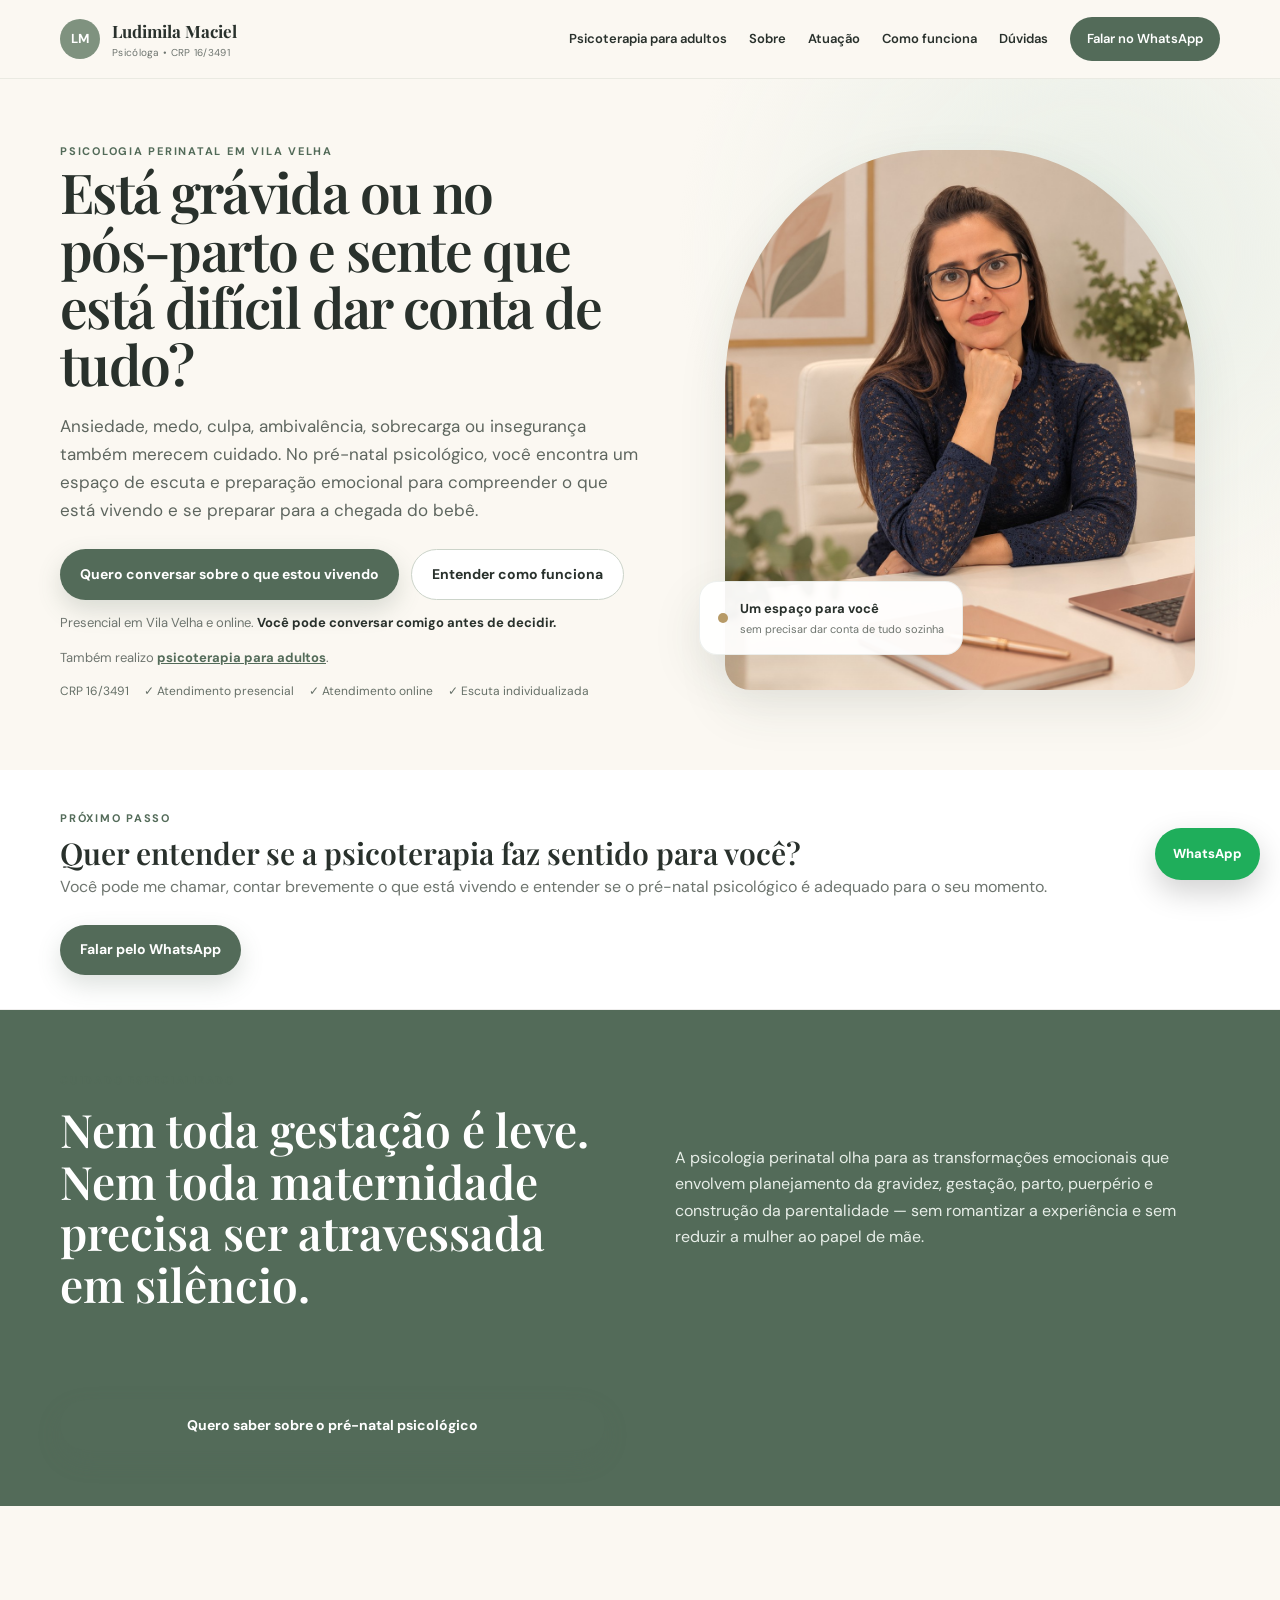
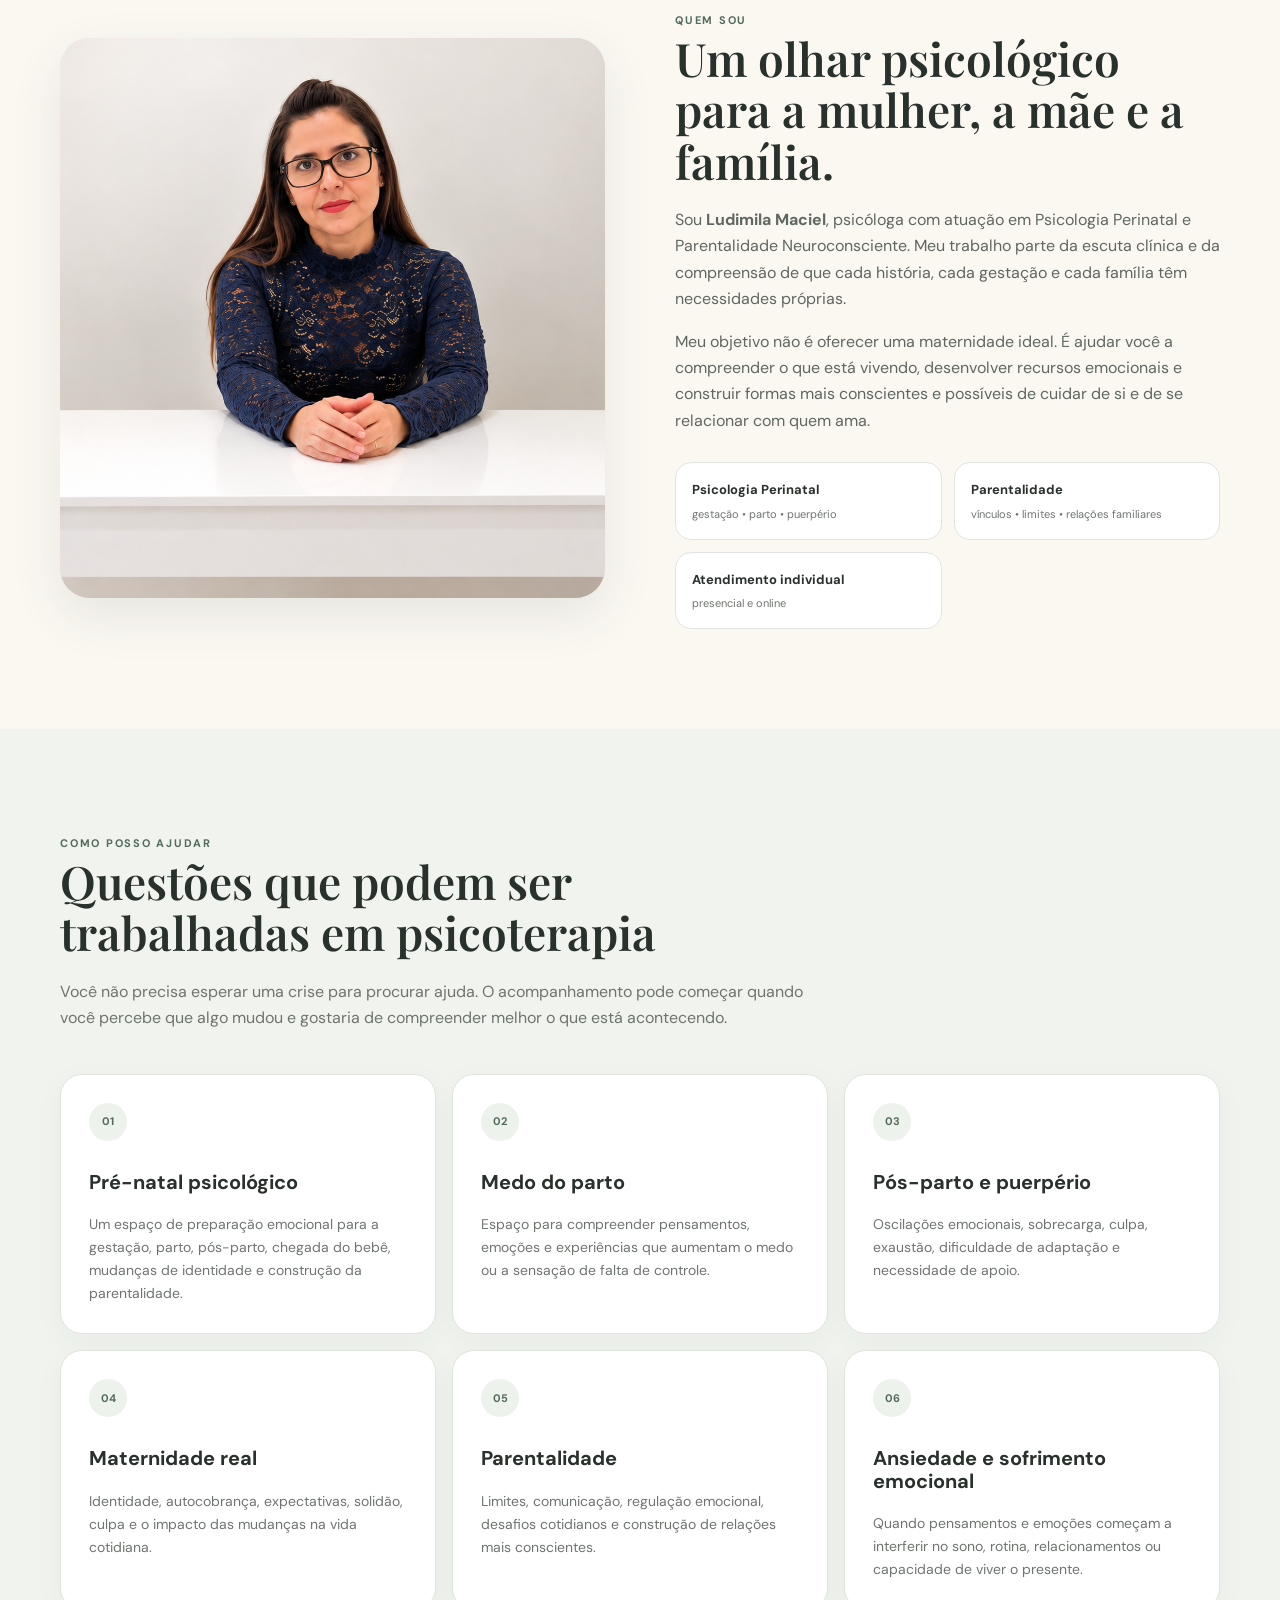
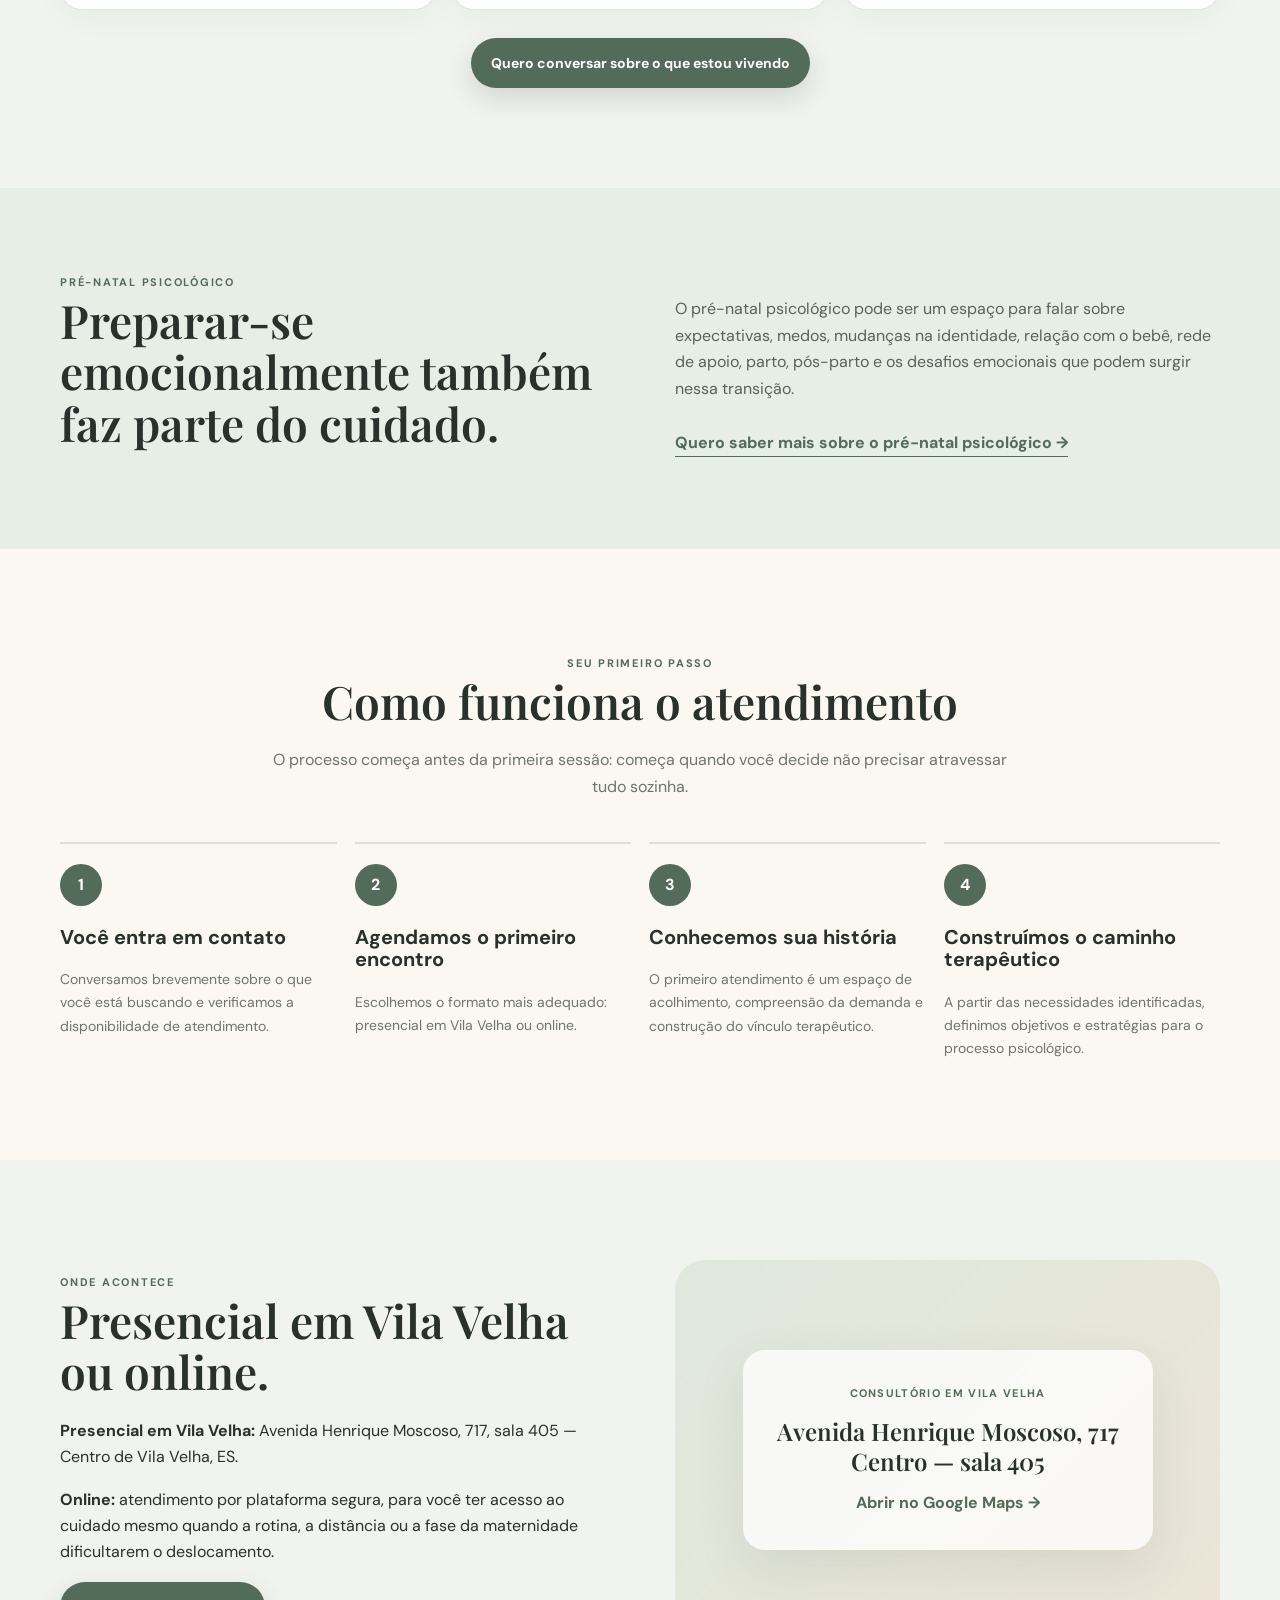
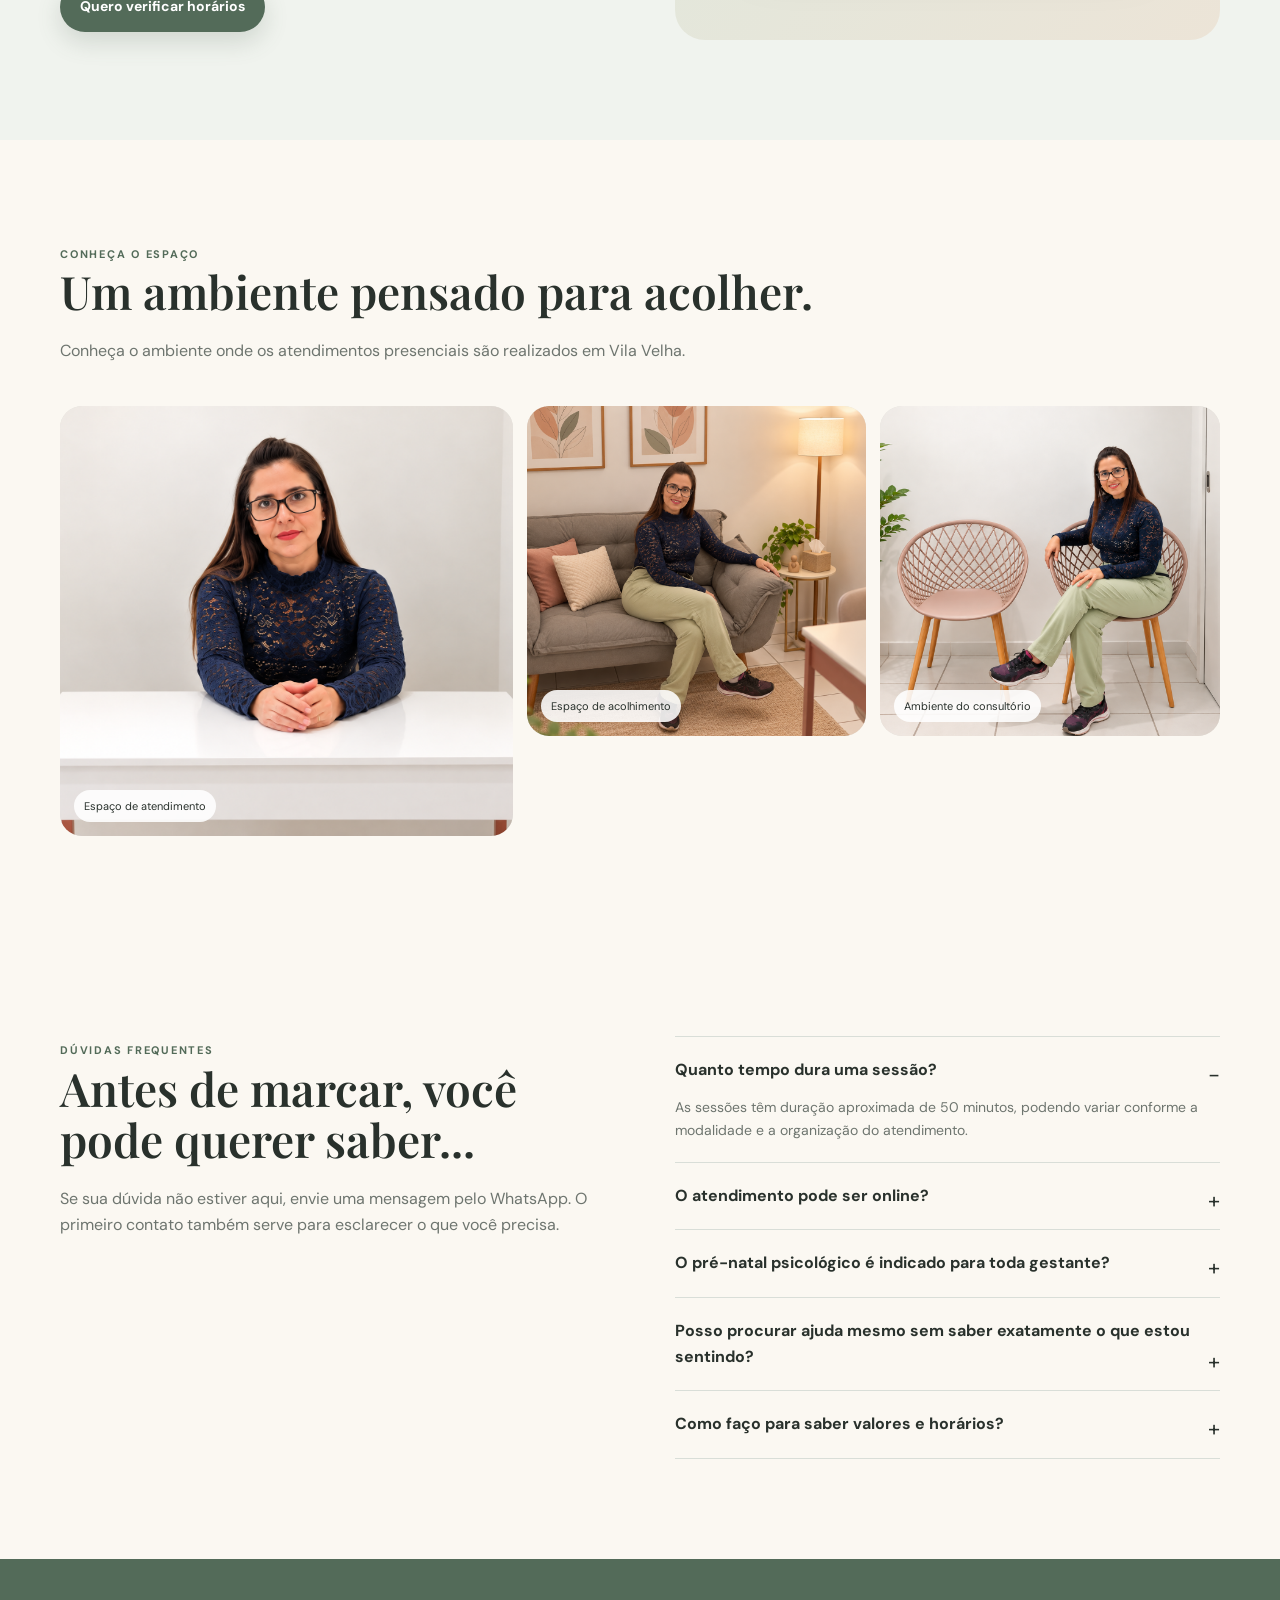
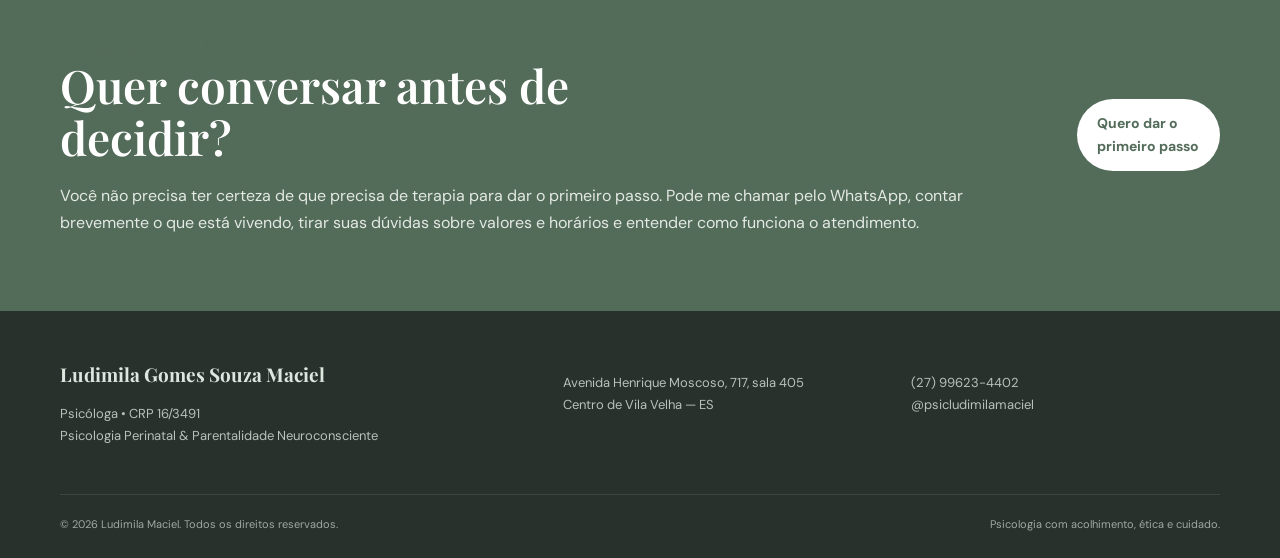
<file: index.html>
<!doctype html>
<html lang="pt-BR">
<head>
  <meta charset="utf-8">
  <meta name="viewport" content="width=device-width, initial-scale=1">
  <title>Psicóloga Perinatal em Vila Velha para Gestantes e Pós-parto | Ludimila Maciel</title>
  <meta name="description" content="Psicóloga perinatal em Vila Velha para gestantes e mulheres no pós-parto. Atendimento presencial no Centro e online. Fale pelo WhatsApp para tirar dúvidas e verificar horários.">
  <meta name="theme-color" content="#7f927f">
  <link rel="canonical" href="https://ludimila-perinatal.vercel.app/">
  <link rel="preconnect" href="https://fonts.googleapis.com">
  <link rel="preconnect" href="https://fonts.gstatic.com" crossorigin>
  <link href="https://fonts.googleapis.com/css2?family=DM+Sans:wght@400;500;600;700&family=Playfair+Display:wght@500;600&display=swap" rel="stylesheet">
  <link rel="stylesheet" href="estilos.css">
  <script type="application/ld+json">
  {
    "@context":"https://schema.org",
    "@type":"Psychologist",
    "name":"Ludimila Gomes Souza Maciel",
    "url":"https://ludimila-perinatal.vercel.app/",
    "telephone":"+55 27 99623-4402",
    "address":{
      "@type":"PostalAddress",
      "streetAddress":"Avenida Henrique Moscoso, 717, sala 405",
      "addressLocality":"Vila Velha",
      "addressRegion":"ES",
      "postalCode":"29101-020",
      "addressCountry":"BR"
    },
    "areaServed":"Vila Velha, Espírito Santo",
    "sameAs":["https://www.instagram.com/psicludimilamaciel/"]
  }
  </script>
</head>
<body>
  <header class="site-header">
    <div class="container nav">
      <a class="brand" href="#inicio" aria-label="Ludimila Maciel - início">
        <span class="brand-mark">LM</span>
        <span><strong>Ludimila Maciel</strong><small>Psicóloga • CRP 16/3491</small></span>
      </a>
      <nav class="desktop-nav" aria-label="Navegação principal">
        <a href="psicoterapia-adultos.html">Psicoterapia para adultos</a>
        <a href="#sobre">Sobre</a>
        <a href="#atuacao">Atuação</a>
        <a href="#como-funciona">Como funciona</a>
        <a href="#duvidas">Dúvidas</a>
        <a class="nav-cta" href="https://wa.me/5527996234402?text=Ol%C3%A1%2C%20Ludimila.%20Vi%20seu%20site%20e%20gostaria%20de%20saber%20mais%20sobre%20o%20atendimento." target="_blank" rel="noopener">Falar no WhatsApp</a>
      </nav>
      <a class="mobile-cta" href="https://wa.me/5527996234402?text=Ol%C3%A1%2C%20Ludimila.%20Vi%20seu%20site%20e%20gostaria%20de%20saber%20mais%20sobre%20o%20atendimento." target="_blank" rel="noopener" aria-label="Falar pelo WhatsApp">WhatsApp</a>
    </div>
  </header>

  <main>
    <section id="inicio" class="hero">
      <div class="container hero-grid">
        <div class="hero-copy">
          <span class="eyebrow">Psicologia Perinatal em Vila Velha</span>
          <h1>Está grávida ou no pós‑parto e sente que está difícil dar conta de tudo?</h1>
          <p class="hero-text">Ansiedade, medo, culpa, ambivalência, sobrecarga ou insegurança também merecem cuidado. No pré-natal psicológico, você encontra um espaço de escuta e preparação emocional para compreender o que está vivendo e se preparar para a chegada do bebê.</p>
          <div class="hero-actions">
            <a class="btn btn-primary" href="https://wa.me/5527996234402?text=Ol%C3%A1%2C%20Ludimila.%20Vi%20seu%20site%20e%20gostaria%20de%20conversar%20sobre%20o%20meu%20momento." target="_blank" rel="noopener">Quero conversar sobre o que estou vivendo</a>
            <a class="btn btn-secondary" href="#como-funciona">Entender como funciona</a>
          </div>
          <p class="cta-note">Presencial em Vila Velha e online. <strong>Você pode conversar comigo antes de decidir.</strong></p>
          <p class="cta-note">Também realizo <a href="psicoterapia-adultos.html" style="color:var(--sage-dark);font-weight:700;text-decoration:underline;">psicoterapia para adultos</a>.</p>
          <div class="trust-row">
            <span>CRP 16/3491</span>
            <span>✓ Atendimento presencial</span>
            <span>✓ Atendimento online</span>
            <span>✓ Escuta individualizada</span>
          </div>
        </div>
        <div class="hero-visual">
          <div class="photo-frame">
            <img src="foto-ludimila.jpg" alt="Ludimila Maciel, psicóloga" onerror="this.style.display='none'; this.parentElement.classList.add('photo-placeholder')">
            <div class="photo-fallback"><span>Foto profissional</span><small>Foto profissional</small></div>
          </div>
          <div class="floating-card">
            <span class="dot"></span>
            <div><strong>Um espaço para você</strong><small>sem precisar dar conta de tudo sozinha</small></div>
          </div>
        </div>
      </div>
    </section>

    <section class="section conversion-strip" style="padding:34px 0;background:var(--white);border-bottom:1px solid rgba(94,81,72,.10);">
      <div class="container" style="display:flex;align-items:center;justify-content:space-between;gap:24px;flex-wrap:wrap;">
        <div>
          <span class="section-kicker">Próximo passo</span>
          <h2 style="margin:6px 0 4px;font-size:30px;">Quer entender se a psicoterapia faz sentido para você?</h2>
          <p style="margin:0;color:var(--muted);">Você pode me chamar, contar brevemente o que está vivendo e entender se o pré-natal psicológico é adequado para o seu momento.</p>
        </div>
        <a class="btn btn-primary" href="https://wa.me/5527996234402?text=Ol%C3%A1%2C%20Ludimila.%20Vi%20seu%20site%20e%20gostaria%20de%20conversar%20sobre%20o%20que%20estou%20vivendo%20e%20saber%20como%20funciona%20o%20atendimento." target="_blank" rel="noopener">Falar pelo WhatsApp</a>
      </div>
    </section>

    <section class="intro-strip">
      <div class="container intro-grid">
        <div><span class="section-kicker">Cuidado especializado</span><h2>Nem toda gestação é leve. Nem toda maternidade precisa ser atravessada em silêncio.</h2></div>
        <p>A psicologia perinatal olha para as transformações emocionais que envolvem planejamento da gravidez, gestação, parto, puerpério e construção da parentalidade — sem romantizar a experiência e sem reduzir a mulher ao papel de mãe.</p>
        <a class="btn btn-primary" href="https://wa.me/5527996234402?text=Ol%C3%A1%2C%20Ludimila.%20Estou%20gr%C3%A1vida%20e%20gostaria%20de%20saber%20como%20funciona%20o%20pr%C3%A9-natal%20psicol%C3%B3gico." target="_blank" rel="noopener">Quero saber sobre o pré-natal psicológico</a>
      </div>
    </section>

    <section id="sobre" class="section">
      <div class="container about-grid">
        <div class="image-card">
          <img src="assets/foto-consultorio-1.png" alt="Consultório de Ludimila Maciel" onerror="this.style.display='none'; this.parentElement.classList.add('photo-placeholder')">
          <div class="photo-fallback"><span>Foto do consultório</span><small>Imagem do consultório</small></div>
        </div>
        <div>
          <span class="section-kicker">Quem sou</span>
          <h2>Um olhar psicológico para a mulher, a mãe e a família.</h2>
          <p>Sou <strong>Ludimila Maciel</strong>, psicóloga com atuação em Psicologia Perinatal e Parentalidade Neuroconsciente. Meu trabalho parte da escuta clínica e da compreensão de que cada história, cada gestação e cada família têm necessidades próprias.</p>
          <p>Meu objetivo não é oferecer uma maternidade ideal. É ajudar você a compreender o que está vivendo, desenvolver recursos emocionais e construir formas mais conscientes e possíveis de cuidar de si e de se relacionar com quem ama.</p>
          <div class="credentials">
            <div><strong>Psicologia Perinatal</strong><span>gestação • parto • puerpério</span></div>
            <div><strong>Parentalidade</strong><span>vínculos • limites • relações familiares</span></div>
            <div><strong>Atendimento individual</strong><span>presencial e online</span></div>
          </div>
        </div>
      </div>
    </section>

    <section id="atuacao" class="section section-soft">
      <div class="container">
        <div class="section-heading">
          <span class="section-kicker">Como posso ajudar</span>
          <h2>Questões que podem ser trabalhadas em psicoterapia</h2>
          <p>Você não precisa esperar uma crise para procurar ajuda. O acompanhamento pode começar quando você percebe que algo mudou e gostaria de compreender melhor o que está acontecendo.</p>
        </div>
        <div class="cards">
          <article class="card"><span class="icon">01</span><h3>Pré-natal psicológico</h3><p>Um espaço de preparação emocional para a gestação, parto, pós-parto, chegada do bebê, mudanças de identidade e construção da parentalidade.</p></article>
          <article class="card"><span class="icon">02</span><h3>Medo do parto</h3><p>Espaço para compreender pensamentos, emoções e experiências que aumentam o medo ou a sensação de falta de controle.</p></article>
          <article class="card"><span class="icon">03</span><h3>Pós-parto e puerpério</h3><p>Oscilações emocionais, sobrecarga, culpa, exaustão, dificuldade de adaptação e necessidade de apoio.</p></article>
          <article class="card"><span class="icon">04</span><h3>Maternidade real</h3><p>Identidade, autocobrança, expectativas, solidão, culpa e o impacto das mudanças na vida cotidiana.</p></article>
          <article class="card"><span class="icon">05</span><h3>Parentalidade</h3><p>Limites, comunicação, regulação emocional, desafios cotidianos e construção de relações mais conscientes.</p></article>
          <article class="card"><span class="icon">06</span><h3>Ansiedade e sofrimento emocional</h3><p>Quando pensamentos e emoções começam a interferir no sono, rotina, relacionamentos ou capacidade de viver o presente.</p></article>
        </div>
        <div style="text-align:center;margin-top:28px;">
          <a class="btn btn-primary" href="https://wa.me/5527996234402?text=Ol%C3%A1%2C%20Ludimila.%20Me%20identifiquei%20com%20algumas%20quest%C3%B5es%20do%20seu%20site%20e%20gostaria%20de%20conversar." target="_blank" rel="noopener">Quero conversar sobre o que estou vivendo</a>
        </div>
      </div>
    </section>

    <section class="section highlight">
      <div class="container highlight-grid">
        <div>
          <span class="section-kicker">Pré-natal psicológico</span>
          <h2>Preparar-se emocionalmente também faz parte do cuidado.</h2>
        </div>
        <div>
          <p>O pré-natal psicológico pode ser um espaço para falar sobre expectativas, medos, mudanças na identidade, relação com o bebê, rede de apoio, parto, pós-parto e os desafios emocionais que podem surgir nessa transição.</p>
          <a class="text-link" href="https://wa.me/5527996234402?text=Ol%C3%A1%2C%20gostaria%20de%20saber%20como%20funciona%20o%20pr%C3%A9-natal%20psicol%C3%B3gico." target="_blank" rel="noopener">Quero saber mais sobre o pré-natal psicológico →</a>
        </div>
      </div>
    </section>

    <section id="como-funciona" class="section">
      <div class="container">
        <div class="section-heading center">
          <span class="section-kicker">Seu primeiro passo</span>
          <h2>Como funciona o atendimento</h2>
          <p>O processo começa antes da primeira sessão: começa quando você decide não precisar atravessar tudo sozinha.</p>
        </div>
        <div class="steps">
          <div class="step"><span>1</span><div><h3>Você entra em contato</h3><p>Conversamos brevemente sobre o que você está buscando e verificamos a disponibilidade de atendimento.</p></div></div>
          <div class="step"><span>2</span><div><h3>Agendamos o primeiro encontro</h3><p>Escolhemos o formato mais adequado: presencial em Vila Velha ou online.</p></div></div>
          <div class="step"><span>3</span><div><h3>Conhecemos sua história</h3><p>O primeiro atendimento é um espaço de acolhimento, compreensão da demanda e construção do vínculo terapêutico.</p></div></div>
          <div class="step"><span>4</span><div><h3>Construímos o caminho terapêutico</h3><p>A partir das necessidades identificadas, definimos objetivos e estratégias para o processo psicológico.</p></div></div>
        </div>
      </div>
    </section>

    <section class="section section-soft">
      <div class="container two-col">
        <div>
          <span class="section-kicker">Onde acontece</span>
          <h2>Presencial em Vila Velha ou online.</h2>
          <p><strong>Presencial em Vila Velha:</strong> Avenida Henrique Moscoso, 717, sala 405 — Centro de Vila Velha, ES.</p>
          <p><strong>Online:</strong> atendimento por plataforma segura, para você ter acesso ao cuidado mesmo quando a rotina, a distância ou a fase da maternidade dificultarem o deslocamento.</p>
          <a class="btn btn-primary" href="https://wa.me/5527996234402?text=Ol%C3%A1%2C%20Ludimila.%20Gostaria%20de%20ver%20os%20hor%C3%A1rios%20dispon%C3%ADveis%20para%20atendimento." target="_blank" rel="noopener">Quero verificar horários</a>
        </div>
        <div class="map-card">
          <div class="map-placeholder">
            <span>Consultório em Vila Velha</span>
            <strong>Avenida Henrique Moscoso, 717<br>Centro — sala 405</strong>
            <a href="https://www.google.com/maps/search/?api=1&query=Avenida+Henrique+Moscoso+717+Vila+Velha+ES" target="_blank" rel="noopener">Abrir no Google Maps →</a>
          </div>
        </div>
      </div>
    </section>

    <section class="section gallery-section">
      <div class="container">
        <div class="section-heading">
          <span class="section-kicker">Conheça o espaço</span>
          <h2>Um ambiente pensado para acolher.</h2>
          <p>Conheça o ambiente onde os atendimentos presenciais são realizados em Vila Velha.</p>
        </div>
        <div class="gallery">
          <div><img src="assets/foto-consultorio-1.png" alt="Ludimila Maciel no consultório"><span>Espaço de atendimento</span></div>
          <div><img src="assets/foto-consultorio-2.png" alt="Cadeiras do consultório de Ludimila Maciel"><span>Espaço de acolhimento</span></div>
          <div><img src="assets/foto-consultorio-3.png" alt="Sofá do consultório de Ludimila Maciel"><span>Ambiente do consultório</span></div>
        </div>
      </div>
    </section>

    <section id="duvidas" class="section">
      <div class="container faq-grid">
        <div>
          <span class="section-kicker">Dúvidas frequentes</span>
          <h2>Antes de marcar, você pode querer saber...</h2>
          <p class="muted">Se sua dúvida não estiver aqui, envie uma mensagem pelo WhatsApp. O primeiro contato também serve para esclarecer o que você precisa.</p>
        </div>
        <div class="faq">
          <details open><summary>Quanto tempo dura uma sessão?</summary><p>As sessões têm duração aproximada de 50 minutos, podendo variar conforme a modalidade e a organização do atendimento.</p></details>
          <details><summary>O atendimento pode ser online?</summary><p>Sim. Há possibilidade de atendimento online, conforme disponibilidade e adequação ao caso.</p></details>
          <details><summary>O pré-natal psicológico é indicado para toda gestante?</summary><p>O pré-natal psicológico pode ser adequado para diferentes necessidades da gestação. No primeiro contato, conversamos sobre o seu momento para entender se essa modalidade é a mais indicada. Quando existe uma demanda clínica que requer psicoterapia, essa necessidade também é avaliada.</p></details>
          <details><summary>Posso procurar ajuda mesmo sem saber exatamente o que estou sentindo?</summary><p>Sim. Muitas pessoas chegam justamente com a sensação de que algo não está bem, mas ainda não conseguem nomear o que precisam. A primeira conversa pode ajudar a organizar essa demanda.</p></details>
          <details><summary>Como faço para saber valores e horários?</summary><p>Você pode me chamar pelo WhatsApp. No primeiro contato, conversamos brevemente sobre o que você está buscando, explico como funciona o atendimento e informo os valores e horários disponíveis.</p></details>
        </div>
      </div>
    </section>

    <section class="final-cta">
      <div class="container final-cta-inner">
        <div><span class="section-kicker">Se você chegou até aqui...</span><h2>Quer conversar antes de decidir?</h2><p>Você não precisa ter certeza de que precisa de terapia para dar o primeiro passo. Pode me chamar pelo WhatsApp, contar brevemente o que está vivendo, tirar suas dúvidas sobre valores e horários e entender como funciona o atendimento.</p></div>
        <a class="btn btn-light" href="https://wa.me/5527996234402?text=Ol%C3%A1%2C%20Ludimila.%20Vi%20seu%20site%20e%20gostaria%20de%20conversar%20sobre%20o%20atendimento." target="_blank" rel="noopener">Quero dar o primeiro passo</a>
      </div>
    </section>
  </main>

  <footer class="footer">
    <div class="container footer-grid">
      <div><strong>Ludimila Gomes Souza Maciel</strong><p>Psicóloga • CRP 16/3491<br>Psicologia Perinatal & Parentalidade Neuroconsciente</p></div>
      <div><p>Avenida Henrique Moscoso, 717, sala 405<br>Centro de Vila Velha — ES</p></div>
      <div><p><a href="https://wa.me/5527996234402?text=Ol%C3%A1%2C%20Ludimila.%20Vi%20seu%20site%20e%20gostaria%20de%20saber%20mais%20sobre%20o%20atendimento." target="_blank" rel="noopener">(27) 99623-4402</a><br><a href="https://www.instagram.com/psicludimilamaciel/" target="_blank" rel="noopener">@psicludimilamaciel</a></p></div>
    </div>
    <div class="container footer-bottom"><span>© 2026 Ludimila Maciel. Todos os direitos reservados.</span><span>Psicologia com acolhimento, ética e cuidado.</span></div>
  </footer>

  <a class="floating-whatsapp" href="https://wa.me/5527996234402?text=Ol%C3%A1%2C%20Ludimila.%20Vi%20seu%20site%20e%20gostaria%20de%20conversar%20sobre%20o%20meu%20momento." target="_blank" rel="noopener" aria-label="Abrir WhatsApp">WhatsApp</a>
  <script src="script.js"></script>
</body>
</html>
</file>
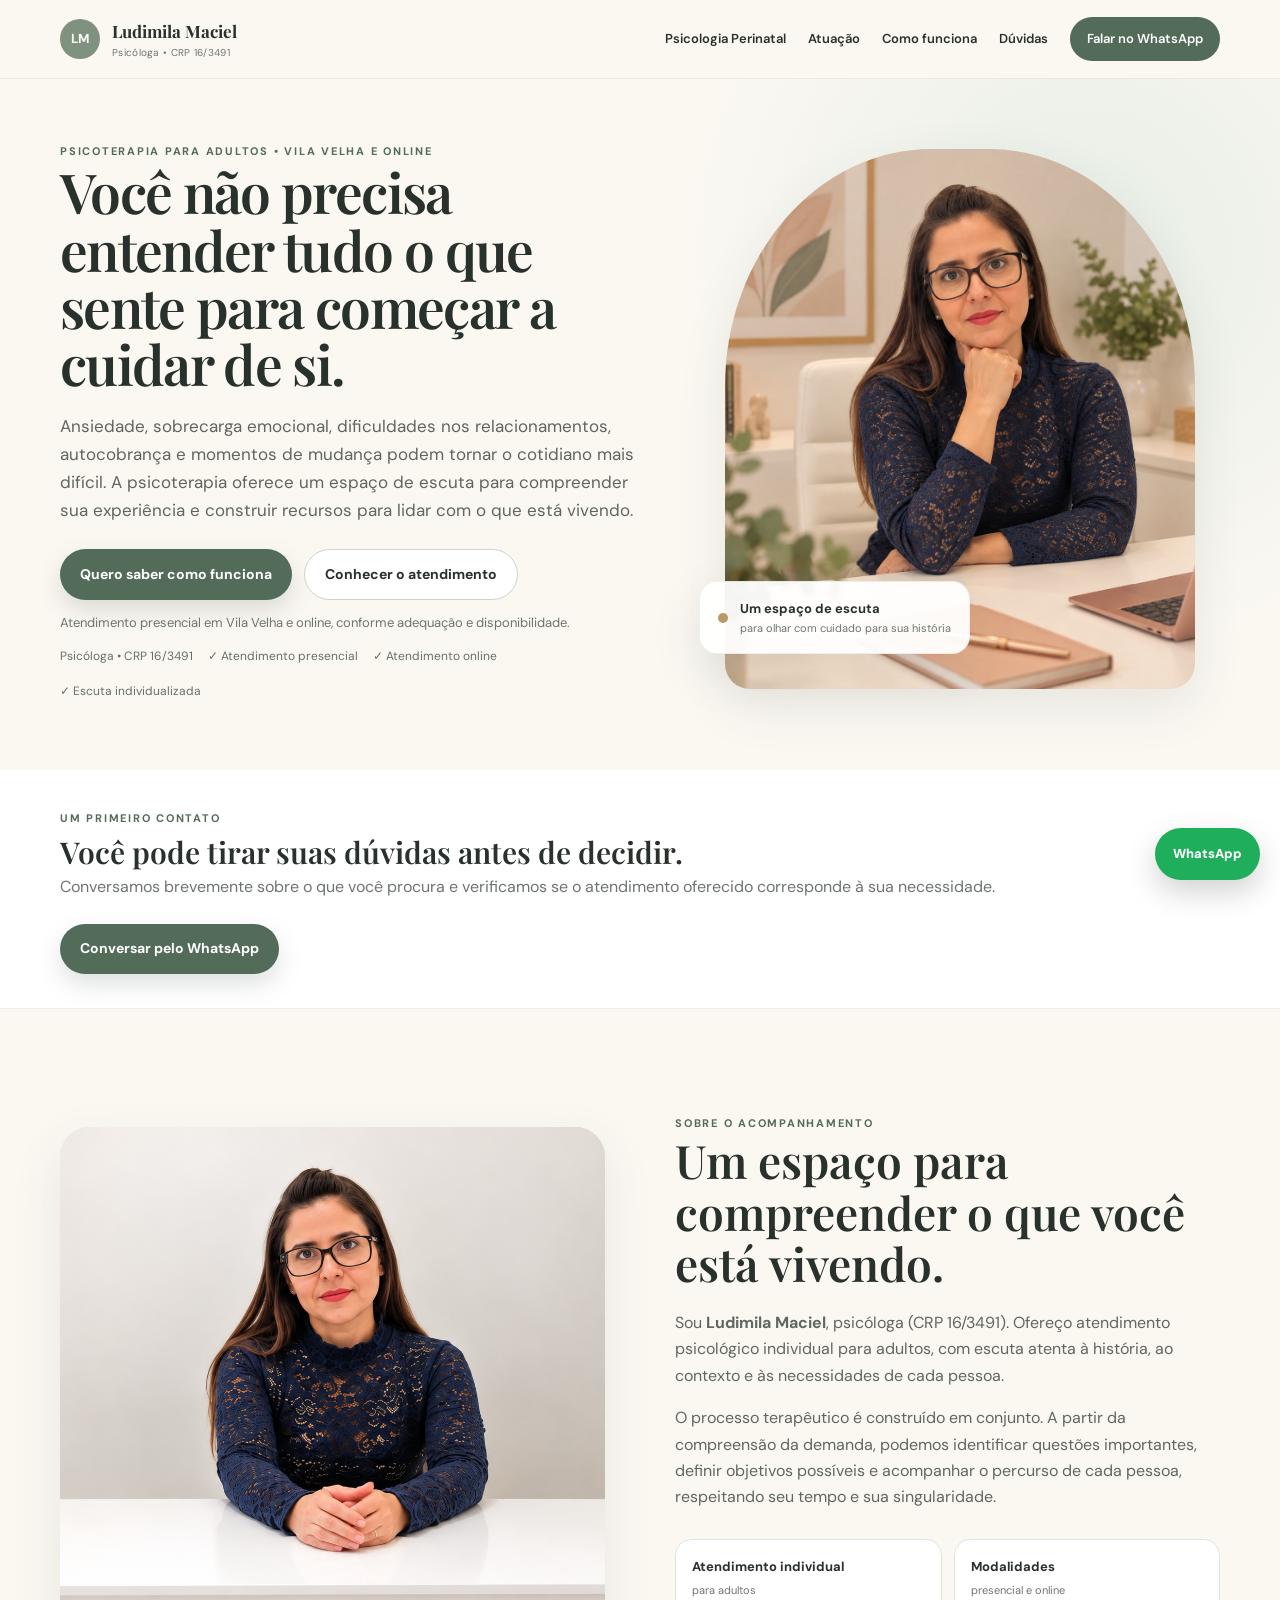
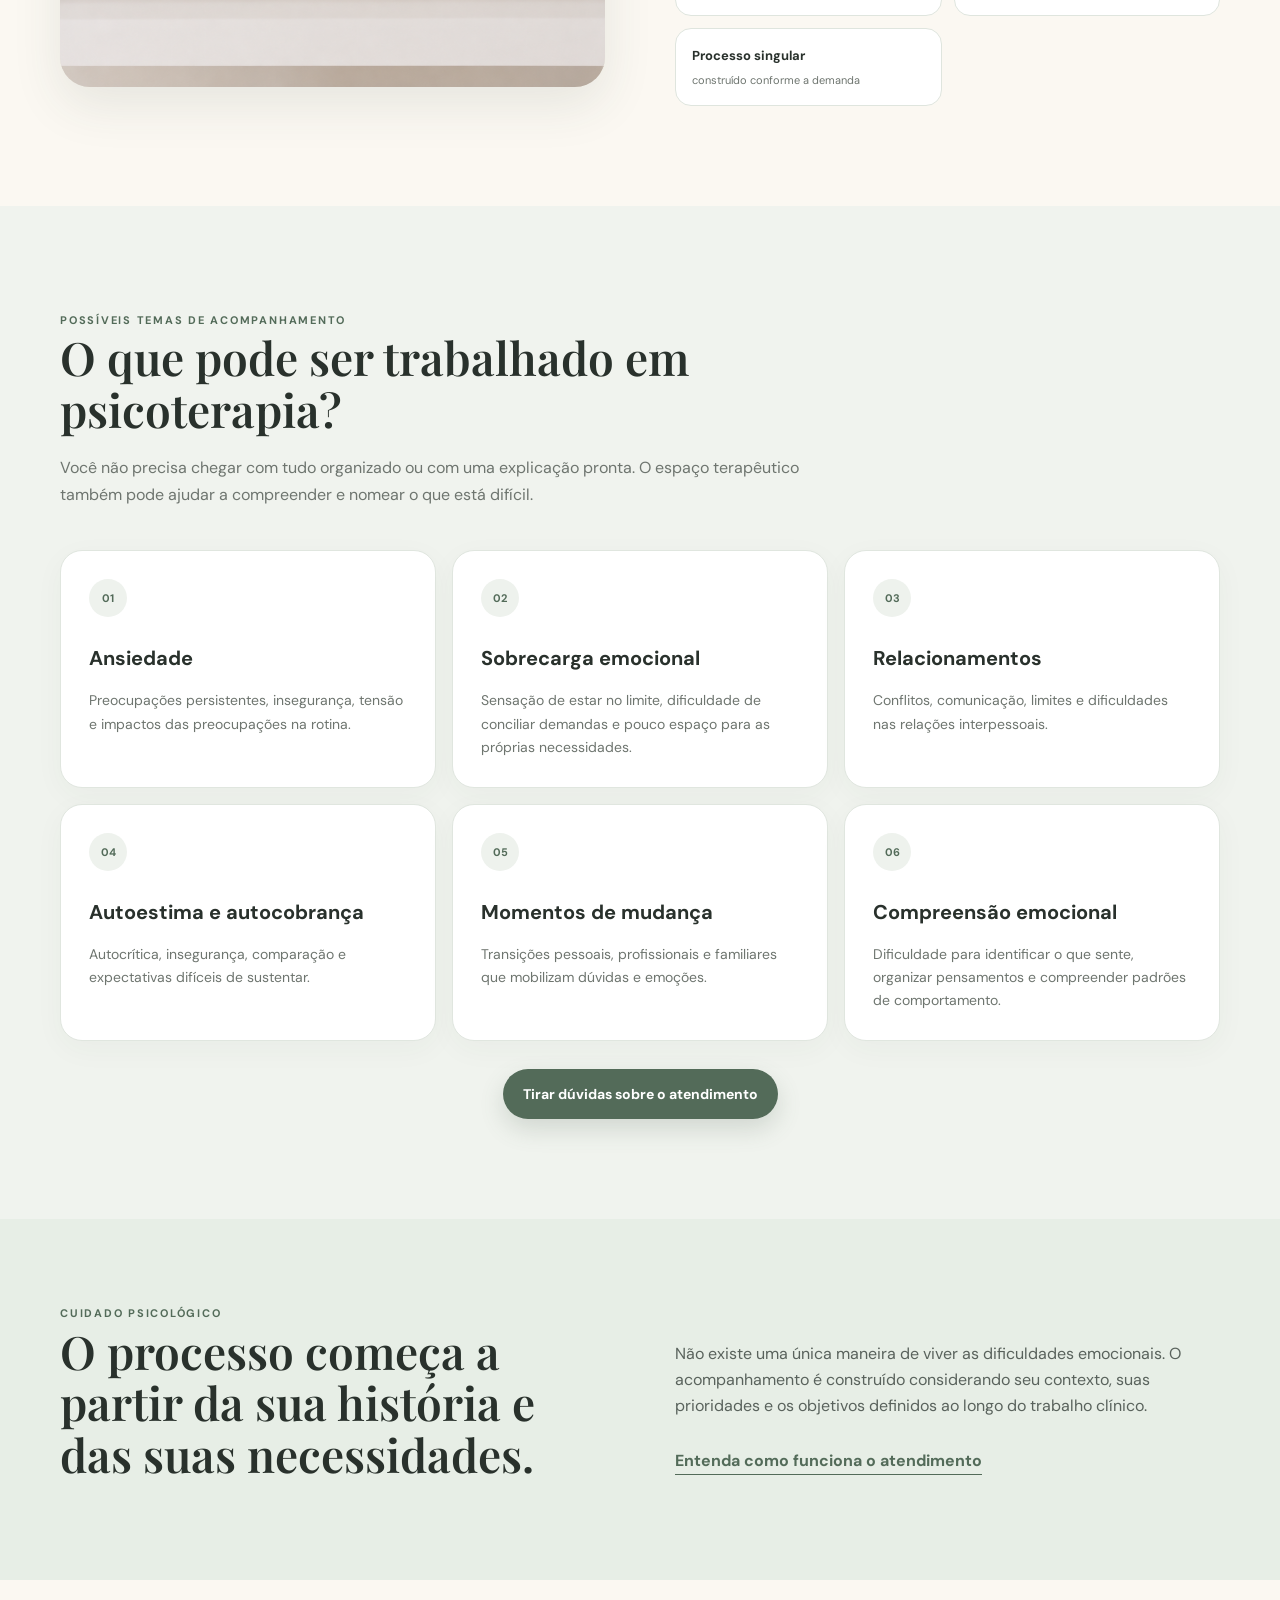
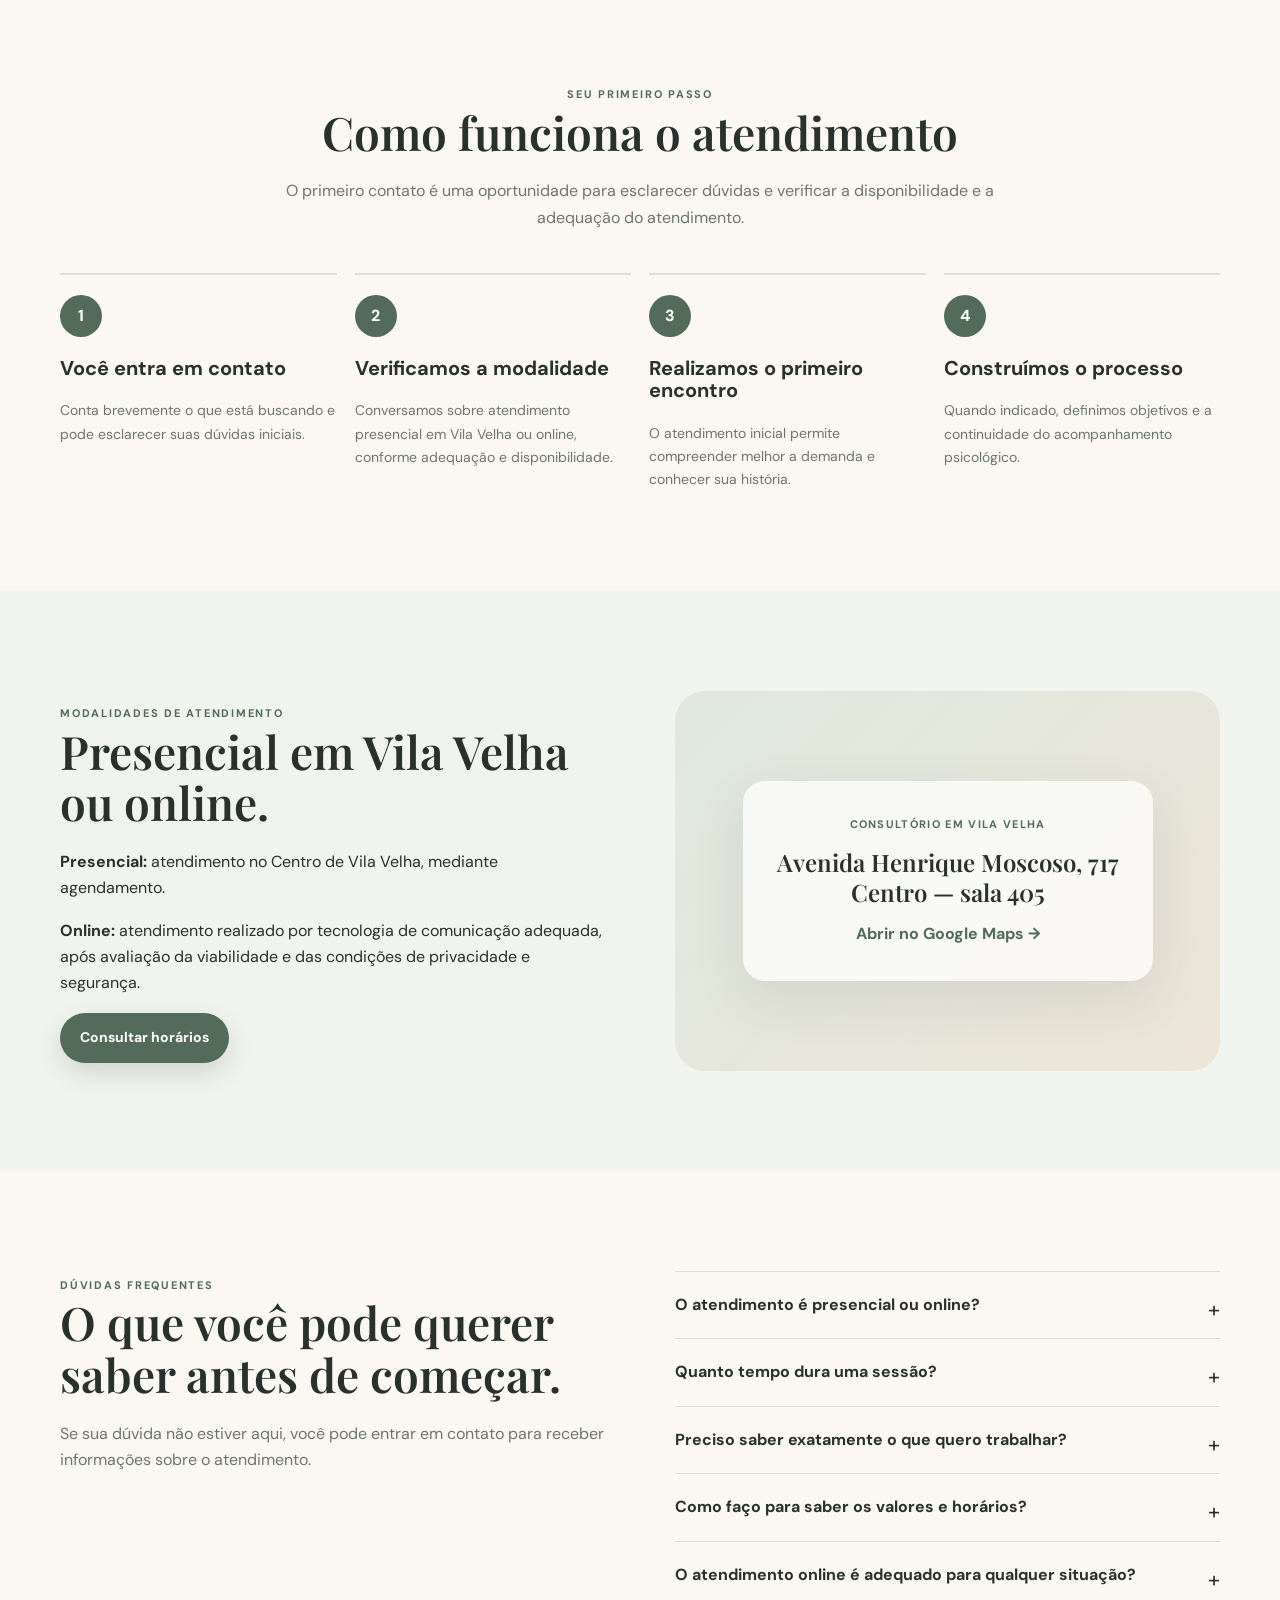
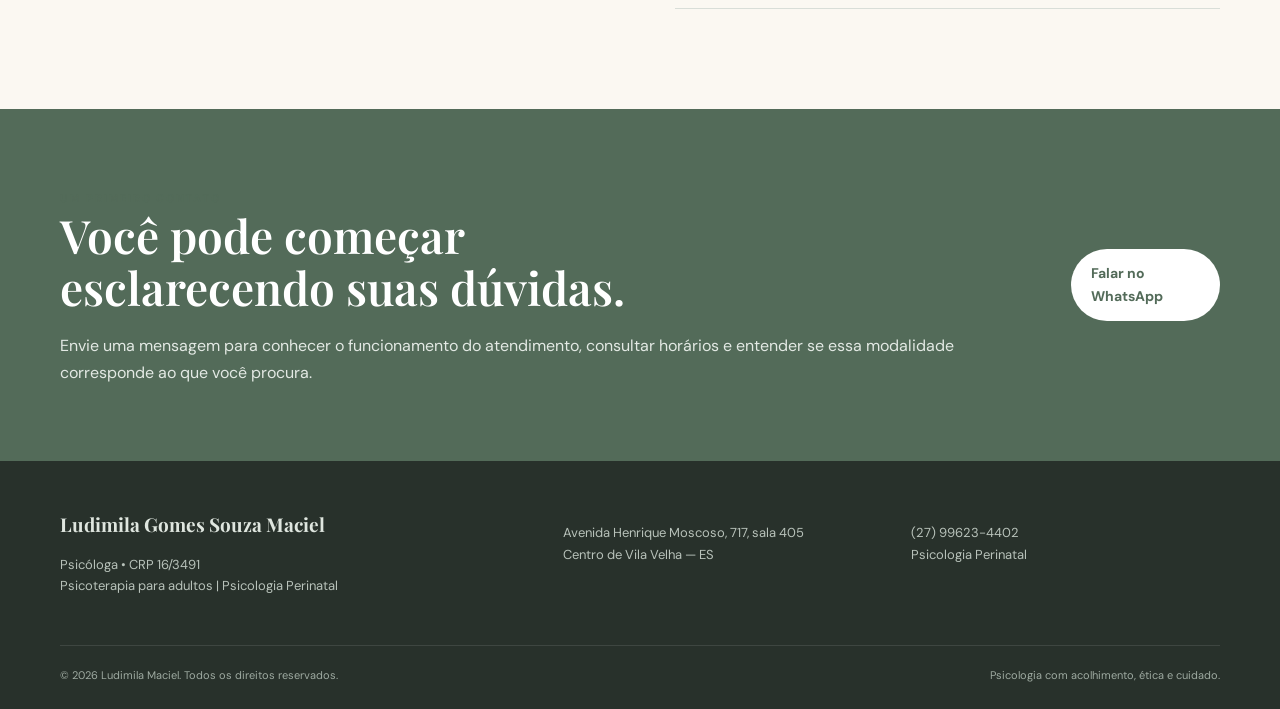
<file: psicoterapia-adultos.html>
<!doctype html>
<html lang="pt-BR">
<head>
  <meta charset="utf-8">
  <meta name="viewport" content="width=device-width, initial-scale=1">
  <title>Psicóloga para Adultos em Vila Velha e Online | Ludimila Maciel</title>
  <meta name="description" content="Psicoterapia para adultos em Vila Velha e online. Atendimento psicológico para ansiedade, sobrecarga emocional, autoestima, relacionamentos e momentos de mudança.">
  <meta name="theme-color" content="#7f927f">
  <link rel="canonical" href="https://ludimila-perinatal.vercel.app/psicoterapia-adultos.html">
  <link rel="preconnect" href="https://fonts.googleapis.com">
  <link rel="preconnect" href="https://fonts.gstatic.com" crossorigin>
  <link href="https://fonts.googleapis.com/css2?family=DM+Sans:wght@400;500;600;700&family=Playfair+Display:wght@500;600&display=swap" rel="stylesheet">
  <link rel="stylesheet" href="estilos.css">
  <script type="application/ld+json">
  {
    "@context":"https://schema.org",
    "@type":"Psychologist",
    "name":"Ludimila Gomes Souza Maciel",
    "url":"https://ludimila-perinatal.vercel.app/psicoterapia-adultos.html",
    "telephone":"+55 27 99623-4402",
    "address":{
      "@type":"PostalAddress",
      "streetAddress":"Avenida Henrique Moscoso, 717, sala 405",
      "addressLocality":"Vila Velha",
      "addressRegion":"ES",
      "postalCode":"29101-020",
      "addressCountry":"BR"
    },
    "areaServed":["Vila Velha, Espírito Santo","Atendimento online no Brasil"],
    "sameAs":["https://www.instagram.com/psicludimilamaciel/"]
  }
  </script>
</head>
<body>
  <header class="site-header">
    <div class="container nav">
      <a class="brand" href="index.html" aria-label="Ludimila Maciel - início">
        <span class="brand-mark">LM</span>
        <span><strong>Ludimila Maciel</strong><small>Psicóloga • CRP 16/3491</small></span>
      </a>
      <nav class="desktop-nav" aria-label="Navegação principal">
        <a href="index.html">Psicologia Perinatal</a>
        <a href="#atuacao">Atuação</a>
        <a href="#como-funciona">Como funciona</a>
        <a href="#duvidas">Dúvidas</a>
        <a class="nav-cta" href="https://wa.me/5527996234402?text=Ol%C3%A1%2C%20Ludimila.%20Vi%20sua%20p%C3%A1gina%20de%20psicoterapia%20para%20adultos%20e%20gostaria%20de%20saber%20mais." target="_blank" rel="noopener">Falar no WhatsApp</a>
      </nav>
      <a class="mobile-cta" href="https://wa.me/5527996234402?text=Ol%C3%A1%2C%20Ludimila.%20Vi%20sua%20p%C3%A1gina%20de%20psicoterapia%20para%20adultos%20e%20gostaria%20de%20saber%20mais." target="_blank" rel="noopener" aria-label="Falar pelo WhatsApp">WhatsApp</a>
    </div>
  </header>

  <main>
    <section class="hero">
      <div class="container hero-grid">
        <div class="hero-copy">
          <span class="eyebrow">Psicoterapia para adultos • Vila Velha e online</span>
          <h1>Você não precisa entender tudo o que sente para começar a cuidar de si.</h1>
          <p class="hero-text">Ansiedade, sobrecarga emocional, dificuldades nos relacionamentos, autocobrança e momentos de mudança podem tornar o cotidiano mais difícil. A psicoterapia oferece um espaço de escuta para compreender sua experiência e construir recursos para lidar com o que está vivendo.</p>
          <div class="hero-actions">
            <a class="btn btn-primary" href="https://wa.me/5527996234402?text=Ol%C3%A1%2C%20Ludimila.%20Gostaria%20de%20saber%20como%20funciona%20a%20psicoterapia%20para%20adultos." target="_blank" rel="noopener">Quero saber como funciona</a>
            <a class="btn btn-secondary" href="#como-funciona">Conhecer o atendimento</a>
          </div>
          <p class="cta-note">Atendimento presencial em Vila Velha e online, conforme adequação e disponibilidade.</p>
          <div class="trust-row">
            <span>Psicóloga • CRP 16/3491</span>
            <span>✓ Atendimento presencial</span>
            <span>✓ Atendimento online</span>
            <span>✓ Escuta individualizada</span>
          </div>
        </div>
        <div class="hero-visual">
          <div class="photo-frame">
            <img src="foto-ludimila.jpg" alt="Ludimila Maciel, psicóloga" onerror="this.style.display='none'; this.parentElement.classList.add('photo-placeholder')">
            <div class="photo-fallback"><span>Ludimila Maciel</span><small>Psicóloga • CRP 16/3491</small></div>
          </div>
          <div class="floating-card">
            <span class="dot"></span>
            <div><strong>Um espaço de escuta</strong><small>para olhar com cuidado para sua história</small></div>
          </div>
        </div>
      </div>
    </section>

    <section class="section conversion-strip" style="padding:34px 0;background:var(--white);border-bottom:1px solid rgba(94,81,72,.10);">
      <div class="container" style="display:flex;align-items:center;justify-content:space-between;gap:24px;flex-wrap:wrap;">
        <div>
          <span class="section-kicker">Um primeiro contato</span>
          <h2 style="margin:6px 0 4px;font-size:30px;">Você pode tirar suas dúvidas antes de decidir.</h2>
          <p style="margin:0;color:var(--muted);">Conversamos brevemente sobre o que você procura e verificamos se o atendimento oferecido corresponde à sua necessidade.</p>
        </div>
        <a class="btn btn-primary" href="https://wa.me/5527996234402?text=Ol%C3%A1%2C%20Ludimila.%20Gostaria%20de%20tirar%20d%C3%BAvidas%20sobre%20a%20psicoterapia." target="_blank" rel="noopener">Conversar pelo WhatsApp</a>
      </div>
    </section>

    <section id="sobre" class="section">
      <div class="container about-grid">
        <div class="image-card">
          <img src="assets/foto-consultorio-1.png" alt="Ambiente de atendimento psicológico de Ludimila Maciel" onerror="this.style.display='none'; this.parentElement.classList.add('photo-placeholder')">
          <div class="photo-fallback"><span>Espaço de atendimento</span><small>Consultório em Vila Velha</small></div>
        </div>
        <div>
          <span class="section-kicker">Sobre o acompanhamento</span>
          <h2>Um espaço para compreender o que você está vivendo.</h2>
          <p>Sou <strong>Ludimila Maciel</strong>, psicóloga (CRP 16/3491). Ofereço atendimento psicológico individual para adultos, com escuta atenta à história, ao contexto e às necessidades de cada pessoa.</p>
          <p>O processo terapêutico é construído em conjunto. A partir da compreensão da demanda, podemos identificar questões importantes, definir objetivos possíveis e acompanhar o percurso de cada pessoa, respeitando seu tempo e sua singularidade.</p>
          <div class="credentials">
            <div><strong>Atendimento individual</strong><span>para adultos</span></div>
            <div><strong>Modalidades</strong><span>presencial e online</span></div>
            <div><strong>Processo singular</strong><span>construído conforme a demanda</span></div>
          </div>
        </div>
      </div>
    </section>

    <section id="atuacao" class="section section-soft">
      <div class="container">
        <div class="section-heading">
          <span class="section-kicker">Possíveis temas de acompanhamento</span>
          <h2>O que pode ser trabalhado em psicoterapia?</h2>
          <p>Você não precisa chegar com tudo organizado ou com uma explicação pronta. O espaço terapêutico também pode ajudar a compreender e nomear o que está difícil.</p>
        </div>
        <div class="cards">
          <article class="card"><span class="icon">01</span><h3>Ansiedade</h3><p>Preocupações persistentes, insegurança, tensão e impactos das preocupações na rotina.</p></article>
          <article class="card"><span class="icon">02</span><h3>Sobrecarga emocional</h3><p>Sensação de estar no limite, dificuldade de conciliar demandas e pouco espaço para as próprias necessidades.</p></article>
          <article class="card"><span class="icon">03</span><h3>Relacionamentos</h3><p>Conflitos, comunicação, limites e dificuldades nas relações interpessoais.</p></article>
          <article class="card"><span class="icon">04</span><h3>Autoestima e autocobrança</h3><p>Autocrítica, insegurança, comparação e expectativas difíceis de sustentar.</p></article>
          <article class="card"><span class="icon">05</span><h3>Momentos de mudança</h3><p>Transições pessoais, profissionais e familiares que mobilizam dúvidas e emoções.</p></article>
          <article class="card"><span class="icon">06</span><h3>Compreensão emocional</h3><p>Dificuldade para identificar o que sente, organizar pensamentos e compreender padrões de comportamento.</p></article>
        </div>
        <div style="text-align:center;margin-top:28px;">
          <a class="btn btn-primary" href="https://wa.me/5527996234402?text=Ol%C3%A1%2C%20Ludimila.%20Gostaria%20de%20conversar%20sobre%20a%20possibilidade%20de%20iniciar%20psicoterapia." target="_blank" rel="noopener">Tirar dúvidas sobre o atendimento</a>
        </div>
      </div>
    </section>

    <section class="section highlight">
      <div class="container highlight-grid">
        <div>
          <span class="section-kicker">Cuidado psicológico</span>
          <h2>O processo começa a partir da sua história e das suas necessidades.</h2>
        </div>
        <div>
          <p>Não existe uma única maneira de viver as dificuldades emocionais. O acompanhamento é construído considerando seu contexto, suas prioridades e os objetivos definidos ao longo do trabalho clínico.</p>
          <a class="text-link" href="#como-funciona">Entenda como funciona o atendimento</a>
        </div>
      </div>
    </section>

    <section id="como-funciona" class="section">
      <div class="container">
        <div class="section-heading center">
          <span class="section-kicker">Seu primeiro passo</span>
          <h2>Como funciona o atendimento</h2>
          <p>O primeiro contato é uma oportunidade para esclarecer dúvidas e verificar a disponibilidade e a adequação do atendimento.</p>
        </div>
        <div class="steps">
          <div class="step"><span>1</span><div><h3>Você entra em contato</h3><p>Conta brevemente o que está buscando e pode esclarecer suas dúvidas iniciais.</p></div></div>
          <div class="step"><span>2</span><div><h3>Verificamos a modalidade</h3><p>Conversamos sobre atendimento presencial em Vila Velha ou online, conforme adequação e disponibilidade.</p></div></div>
          <div class="step"><span>3</span><div><h3>Realizamos o primeiro encontro</h3><p>O atendimento inicial permite compreender melhor a demanda e conhecer sua história.</p></div></div>
          <div class="step"><span>4</span><div><h3>Construímos o processo</h3><p>Quando indicado, definimos objetivos e a continuidade do acompanhamento psicológico.</p></div></div>
        </div>
      </div>
    </section>

    <section class="section section-soft">
      <div class="container two-col">
        <div>
          <span class="section-kicker">Modalidades de atendimento</span>
          <h2>Presencial em Vila Velha ou online.</h2>
          <p><strong>Presencial:</strong> atendimento no Centro de Vila Velha, mediante agendamento.</p>
          <p><strong>Online:</strong> atendimento realizado por tecnologia de comunicação adequada, após avaliação da viabilidade e das condições de privacidade e segurança.</p>
          <a class="btn btn-primary" href="https://wa.me/5527996234402?text=Ol%C3%A1%2C%20Ludimila.%20Gostaria%20de%20consultar%20a%20disponibilidade%20de%20hor%C3%A1rios." target="_blank" rel="noopener">Consultar horários</a>
        </div>
        <div class="map-card">
          <div class="map-placeholder">
            <span>Consultório em Vila Velha</span>
            <strong>Avenida Henrique Moscoso, 717<br>Centro — sala 405</strong>
            <a href="https://www.google.com/maps/search/?api=1&query=Avenida+Henrique+Moscoso+717+Vila+Velha+ES" target="_blank" rel="noopener">Abrir no Google Maps →</a>
          </div>
        </div>
      </div>
    </section>

    <section id="duvidas" class="section">
      <div class="container faq-grid">
        <div>
          <span class="section-kicker">Dúvidas frequentes</span>
          <h2>O que você pode querer saber antes de começar.</h2>
          <p class="muted">Se sua dúvida não estiver aqui, você pode entrar em contato para receber informações sobre o atendimento.</p>
        </div>
        <div class="faq">
          <details><summary>O atendimento é presencial ou online?</summary><p>Há possibilidade de atendimento presencial em Vila Velha e online, conforme disponibilidade e adequação ao caso.</p></details>
          <details><summary>Quanto tempo dura uma sessão?</summary><p>As sessões têm duração aproximada de 50 minutos. A duração e a organização são informadas antes do início do acompanhamento.</p></details>
          <details><summary>Preciso saber exatamente o que quero trabalhar?</summary><p>Não. Você pode iniciar o contato mesmo que ainda esteja tentando compreender o que sente ou o que gostaria de mudar. A demanda pode ser construída ao longo do processo.</p></details>
          <details><summary>Como faço para saber os valores e horários?</summary><p>Entre em contato pelo WhatsApp para receber informações sobre honorários, disponibilidade e funcionamento do atendimento.</p></details>
          <details><summary>O atendimento online é adequado para qualquer situação?</summary><p>A adequação da modalidade online é avaliada considerando a demanda, as condições de privacidade, segurança e as normas profissionais aplicáveis.</p></details>
        </div>
      </div>
    </section>

    <section class="final-cta">
      <div class="container final-cta-inner">
        <div><span class="section-kicker">Um primeiro contato</span><h2>Você pode começar esclarecendo suas dúvidas.</h2><p>Envie uma mensagem para conhecer o funcionamento do atendimento, consultar horários e entender se essa modalidade corresponde ao que você procura.</p></div>
        <a class="btn btn-light" href="https://wa.me/5527996234402?text=Ol%C3%A1%2C%20Ludimila.%20Gostaria%20de%20saber%20mais%20sobre%20a%20psicoterapia%20para%20adultos." target="_blank" rel="noopener">Falar no WhatsApp</a>
      </div>
    </section>
  </main>

  <footer class="footer">
    <div class="container footer-grid">
      <div><strong>Ludimila Gomes Souza Maciel</strong><p>Psicóloga • CRP 16/3491<br>Psicoterapia para adultos | Psicologia Perinatal</p></div>
      <div><p>Avenida Henrique Moscoso, 717, sala 405<br>Centro de Vila Velha — ES</p></div>
      <div><p><a href="https://wa.me/5527996234402" target="_blank" rel="noopener">(27) 99623-4402</a><br><a href="index.html">Psicologia Perinatal</a></p></div>
    </div>
    <div class="container footer-bottom"><span>© 2026 Ludimila Maciel. Todos os direitos reservados.</span><span>Psicologia com acolhimento, ética e cuidado.</span></div>
  </footer>
  <a class="floating-whatsapp" href="https://wa.me/5527996234402?text=Ol%C3%A1%2C%20Ludimila.%20Gostaria%20de%20saber%20mais%20sobre%20a%20psicoterapia%20para%20adultos." target="_blank" rel="noopener" aria-label="Abrir WhatsApp">WhatsApp</a>
  <script src="script.js"></script>
</body>
</html>
</file>
<file: estilos.css>
:root{
  --sage:#7f927f;--sage-dark:#536b59;--sage-pale:#eef2ed;--cream:#fbf8f2;--sand:#e9dfd0;
  --gold:#b79a67;--ink:#29312c;--muted:#6e756f;--white:#fff;--shadow:0 18px 50px rgba(53,67,57,.10);
  --radius:24px;--max:1160px
}
*{box-sizing:border-box}html{scroll-behavior:smooth}body{margin:0;color:var(--ink);background:var(--cream);font-family:"DM Sans",Arial,sans-serif;line-height:1.65}
a{color:inherit;text-decoration:none}.container{width:min(calc(100% - 40px),var(--max));margin:auto}
.site-header{position:sticky;top:0;z-index:50;background:rgba(251,248,242,.92);backdrop-filter:blur(14px);border-bottom:1px solid rgba(83,107,89,.10)}
.nav{min-height:78px;display:flex;align-items:center;justify-content:space-between;gap:24px}.brand{display:flex;align-items:center;gap:12px}.brand-mark{width:40px;height:40px;border-radius:50%;display:grid;place-items:center;background:var(--sage);color:white;font-weight:700;font-size:13px}.brand strong{display:block;font-family:"Playfair Display",serif;font-size:17px}.brand small{display:block;color:var(--muted);font-size:10px;letter-spacing:.03em}.desktop-nav{display:flex;align-items:center;gap:22px;font-size:13px;font-weight:600}.desktop-nav>a:not(.nav-cta):hover{color:var(--sage-dark)}.nav-cta{background:var(--sage-dark);color:#fff;padding:11px 17px;border-radius:999px}.mobile-cta{display:none}
.hero{padding:58px 0 68px;overflow:hidden;background:radial-gradient(circle at 85% 25%,#e7eee6 0,transparent 34%),var(--cream)}.hero-grid{display:grid;grid-template-columns:1.06fr .94fr;align-items:center;gap:52px}.eyebrow,.section-kicker{display:inline-block;text-transform:uppercase;letter-spacing:.16em;font-size:11px;font-weight:700;color:var(--sage-dark)}h1,h2,h3{line-height:1.12;margin:0 0 20px}h1{font:600 clamp(40px,4.3vw,58px)/1.04 "Playfair Display",serif;letter-spacing:-.03em}h1 em{font-style:normal;color:var(--sage-dark)}h2{font:600 clamp(31px,4vw,46px)/1.12 "Playfair Display",serif}h3{font-size:20px}.hero-text{font-size:17px;max-width:650px;color:#5e665f}.hero-actions{display:flex;flex-wrap:wrap;gap:12px;margin:24px 0 12px}.cta-note{margin:0 0 14px;color:var(--muted);font-size:13px}.cta-note strong{color:var(--ink)}.btn{display:inline-flex;justify-content:center;align-items:center;min-height:50px;padding:13px 20px;border-radius:999px;font-weight:700;font-size:14px;transition:.2s}.btn-primary{background:var(--sage-dark);color:#fff;box-shadow:0 10px 25px rgba(83,107,89,.20)}.btn-primary:hover{transform:translateY(-2px)}.btn-secondary{border:1px solid #ccd4ca;background:#fff}.btn-light{background:#fff;color:var(--sage-dark)}.trust-row{display:flex;flex-wrap:wrap;gap:15px;color:#667068;font-size:12px}.hero-visual{position:relative;min-height:520px;display:grid;place-items:center}.photo-frame{width:min(100%,470px);height:540px;background:linear-gradient(145deg,#dce5db,#f4eee5);border-radius:44% 44% 25px 25px;overflow:hidden;box-shadow:var(--shadow);position:relative}.photo-frame img,.image-card img,.gallery img{width:100%;height:100%;object-fit:cover}.photo-fallback{display:none;position:absolute;inset:0;place-content:center;text-align:center;color:#738074;padding:30px;background:rgba(251,248,242,.78)}.photo-fallback span{font-family:"Playfair Display",serif;font-size:28px}.photo-fallback small{display:block;margin-top:8px;font-size:11px}.photo-placeholder .photo-fallback{display:grid}.floating-card{position:absolute;left:0;bottom:35px;display:flex;align-items:center;gap:12px;padding:16px 18px;background:rgba(255,255,255,.94);border:1px solid rgba(83,107,89,.10);border-radius:18px;box-shadow:var(--shadow);max-width:280px}.dot{width:10px;height:10px;border-radius:50%;background:var(--gold)}.floating-card strong,.floating-card small{display:block}.floating-card strong{font-size:13px}.floating-card small{font-size:11px;color:var(--muted)}
.intro-strip{background:var(--sage-dark);color:#fff;padding:56px 0}.intro-grid{display:grid;grid-template-columns:1fr 1fr;gap:70px;align-items:center}.intro-grid h2{margin-top:12px}.intro-grid p{margin:0;color:#e7eee8;font-size:16px}
.section{padding:100px 0}.section-soft{background:#f0f3ee}.about-grid,.two-col,.faq-grid{display:grid;grid-template-columns:1fr 1fr;gap:70px;align-items:center}.image-card{height:560px;border-radius:30px;overflow:hidden;background:#e7e2d9;position:relative;box-shadow:var(--shadow)}.image-card img{position:absolute}.about-grid p{color:#5f6761}.credentials{display:grid;grid-template-columns:1fr 1fr;gap:12px;margin-top:28px}.credentials>div{padding:16px;border:1px solid #dfe5de;border-radius:16px;background:#fff}.credentials strong,.credentials span{display:block}.credentials strong{font-size:13px}.credentials span{font-size:11px;color:var(--muted);margin-top:4px}
.section-heading{max-width:760px;margin-bottom:42px}.section-heading.center{margin-left:auto;margin-right:auto;text-align:center}.section-heading p{color:var(--muted);margin:0}.cards{display:grid;grid-template-columns:repeat(3,1fr);gap:16px}.card{padding:28px;background:#fff;border:1px solid #e0e6df;border-radius:22px;min-height:235px;box-shadow:0 8px 30px rgba(53,67,57,.04)}.card .icon{display:inline-grid;place-items:center;width:38px;height:38px;border-radius:50%;background:var(--sage-pale);color:var(--sage-dark);font-weight:700;font-size:11px;margin-bottom:30px}.card p{color:var(--muted);font-size:14px;margin:0}
.highlight{padding:80px 0;background:#e7eee6}.highlight-grid{display:grid;grid-template-columns:1fr 1fr;gap:70px;align-items:center}.highlight p{color:#59625c}.text-link{display:inline-block;margin-top:12px;font-weight:700;color:var(--sage-dark);border-bottom:1px solid currentColor}
.steps{display:grid;grid-template-columns:repeat(4,1fr);gap:18px}.step{border-top:2px solid #d9e0d8;padding-top:20px}.step>span{display:grid;place-items:center;width:42px;height:42px;border-radius:50%;background:var(--sage-dark);color:#fff;font-weight:700;margin-bottom:20px}.step p{color:var(--muted);font-size:14px;margin:0}
.map-card{min-height:380px;border-radius:30px;background:linear-gradient(135deg,#dfe8dd,#ece4d7);display:grid;place-items:center;padding:30px}.map-placeholder{text-align:center;background:rgba(255,255,255,.75);padding:34px;border-radius:22px;box-shadow:var(--shadow)}.map-placeholder span,.map-placeholder strong{display:block}.map-placeholder span{font-size:11px;text-transform:uppercase;letter-spacing:.12em;color:var(--sage-dark);font-weight:700}.map-placeholder strong{font:600 24px/1.25 "Playfair Display",serif;margin:14px 0}.map-placeholder a{font-weight:700;color:var(--sage-dark)}
.gallery{display:grid;grid-template-columns:1.2fr .9fr .9fr;gap:14px}.gallery>div{height:330px;border-radius:22px;overflow:hidden;position:relative;background:#e4e2dc}.gallery>div:first-child{height:430px}.gallery img{position:absolute}.gallery span{position:absolute;left:14px;bottom:14px;padding:7px 10px;border-radius:999px;background:rgba(255,255,255,.88);font-size:11px}
.faq-grid{align-items:start}.faq{border-top:1px solid #d9ded8}.faq details{border-bottom:1px solid #d9ded8;padding:20px 0}.faq summary{cursor:pointer;font-weight:700;list-style:none;padding-right:30px;position:relative}.faq summary::-webkit-details-marker{display:none}.faq summary:after{content:"+";position:absolute;right:0;font-size:22px;font-weight:400}.faq details[open] summary:after{content:"−"}.faq p{color:var(--muted);font-size:14px;margin:12px 0 0}.muted{color:var(--muted)}
.final-cta{padding:75px 0;background:var(--sage-dark);color:#fff}.final-cta-inner{display:flex;justify-content:space-between;align-items:center;gap:40px}.final-cta h2{max-width:650px}.final-cta p{color:#e3e9e4;margin:0}.footer{background:#28312b;color:#dfe6df;padding:48px 0 25px}.footer-grid{display:grid;grid-template-columns:1.5fr 1fr 1fr;gap:40px}.footer strong{font-family:"Playfair Display",serif;font-size:19px}.footer p{font-size:13px;color:#b8c2ba}.footer a:hover{color:#fff}.footer-bottom{border-top:1px solid rgba(255,255,255,.1);margin-top:35px;padding-top:20px;display:flex;justify-content:space-between;gap:20px;font-size:11px;color:#9eaaa1}
.floating-whatsapp{position:fixed;right:20px;bottom:20px;z-index:60;min-width:58px;height:52px;padding:0 18px;border-radius:999px;display:grid;place-items:center;background:#1fae5b;color:#fff;font-weight:800;font-size:13px;box-shadow:0 12px 30px rgba(0,0,0,.18)}
@media(max-width:900px){.desktop-nav{display:none}.mobile-cta{display:block;background:var(--sage-dark);color:#fff;padding:9px 13px;border-radius:999px;font-size:12px;font-weight:700}.hero{padding-top:45px}.hero-grid,.intro-grid,.about-grid,.two-col,.faq-grid,.highlight-grid{grid-template-columns:1fr;gap:42px}.hero-visual{min-height:420px}.photo-frame{height:440px}.cards{grid-template-columns:repeat(2,1fr)}.steps{grid-template-columns:repeat(2,1fr)}.gallery{grid-template-columns:1fr 1fr}.gallery>div,.gallery>div:first-child{height:280px}.final-cta-inner{flex-direction:column;align-items:flex-start}.footer-grid{grid-template-columns:1fr 1fr}}
@media(max-width:560px){.container{width:min(calc(100% - 28px),var(--max))}.nav{min-height:68px}.brand small{display:none}h1{font-size:42px}.hero-text{font-size:16px}.hero-actions{flex-direction:column}.btn{width:100%}.trust-row{display:grid;gap:8px}.hero-visual{min-height:400px}.photo-frame{height:410px;border-radius:35% 35% 20px 20px}.floating-card{left:8px;bottom:18px}.floating-whatsapp{right:14px;bottom:14px;min-width:58px;width:58px;height:58px;padding:0;border-radius:50%;font-size:0}.floating-whatsapp::before{content:"WA";font-size:13px}.section{padding:70px 0}.cards,.steps,.credentials,.gallery,.footer-grid{grid-template-columns:1fr}.gallery>div,.gallery>div:first-child{height:270px}.intro-strip{padding:50px 0}.final-cta{padding:60px 0}.footer-bottom{flex-direction:column}}
</file>
